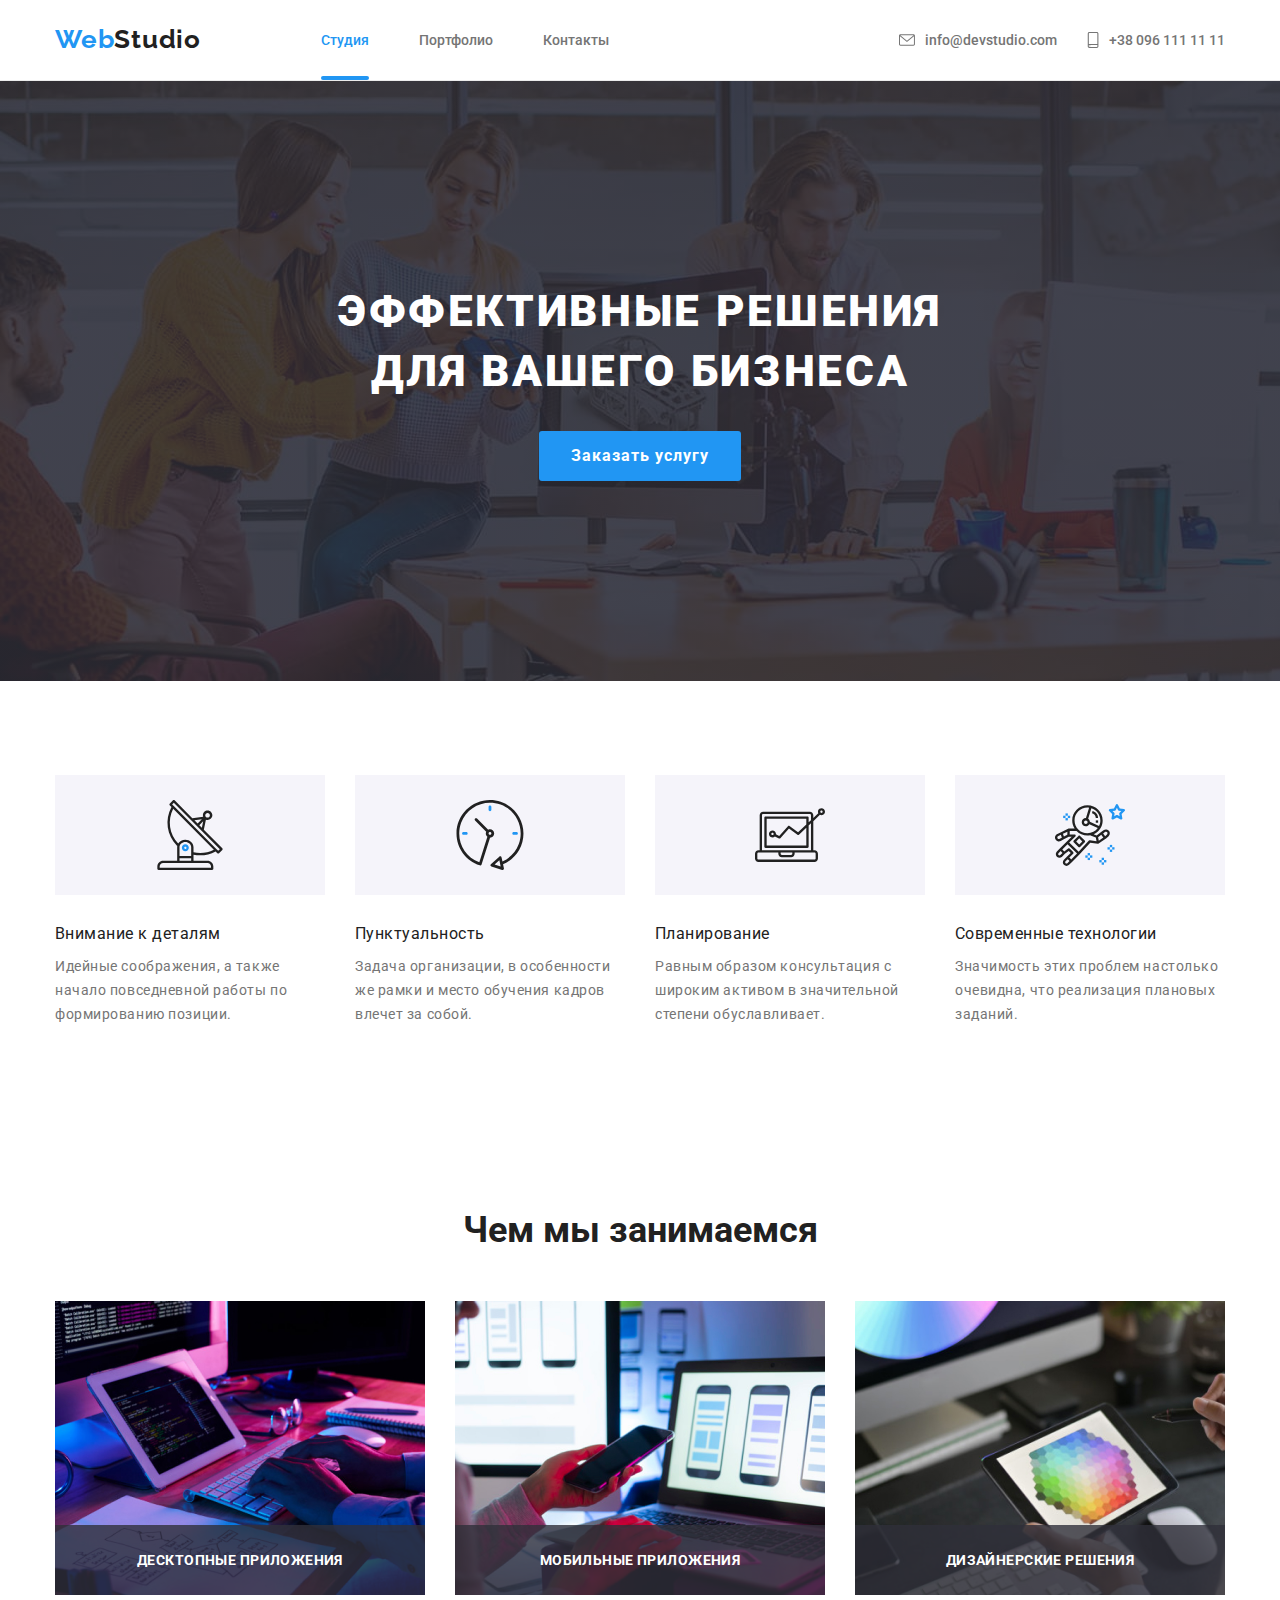
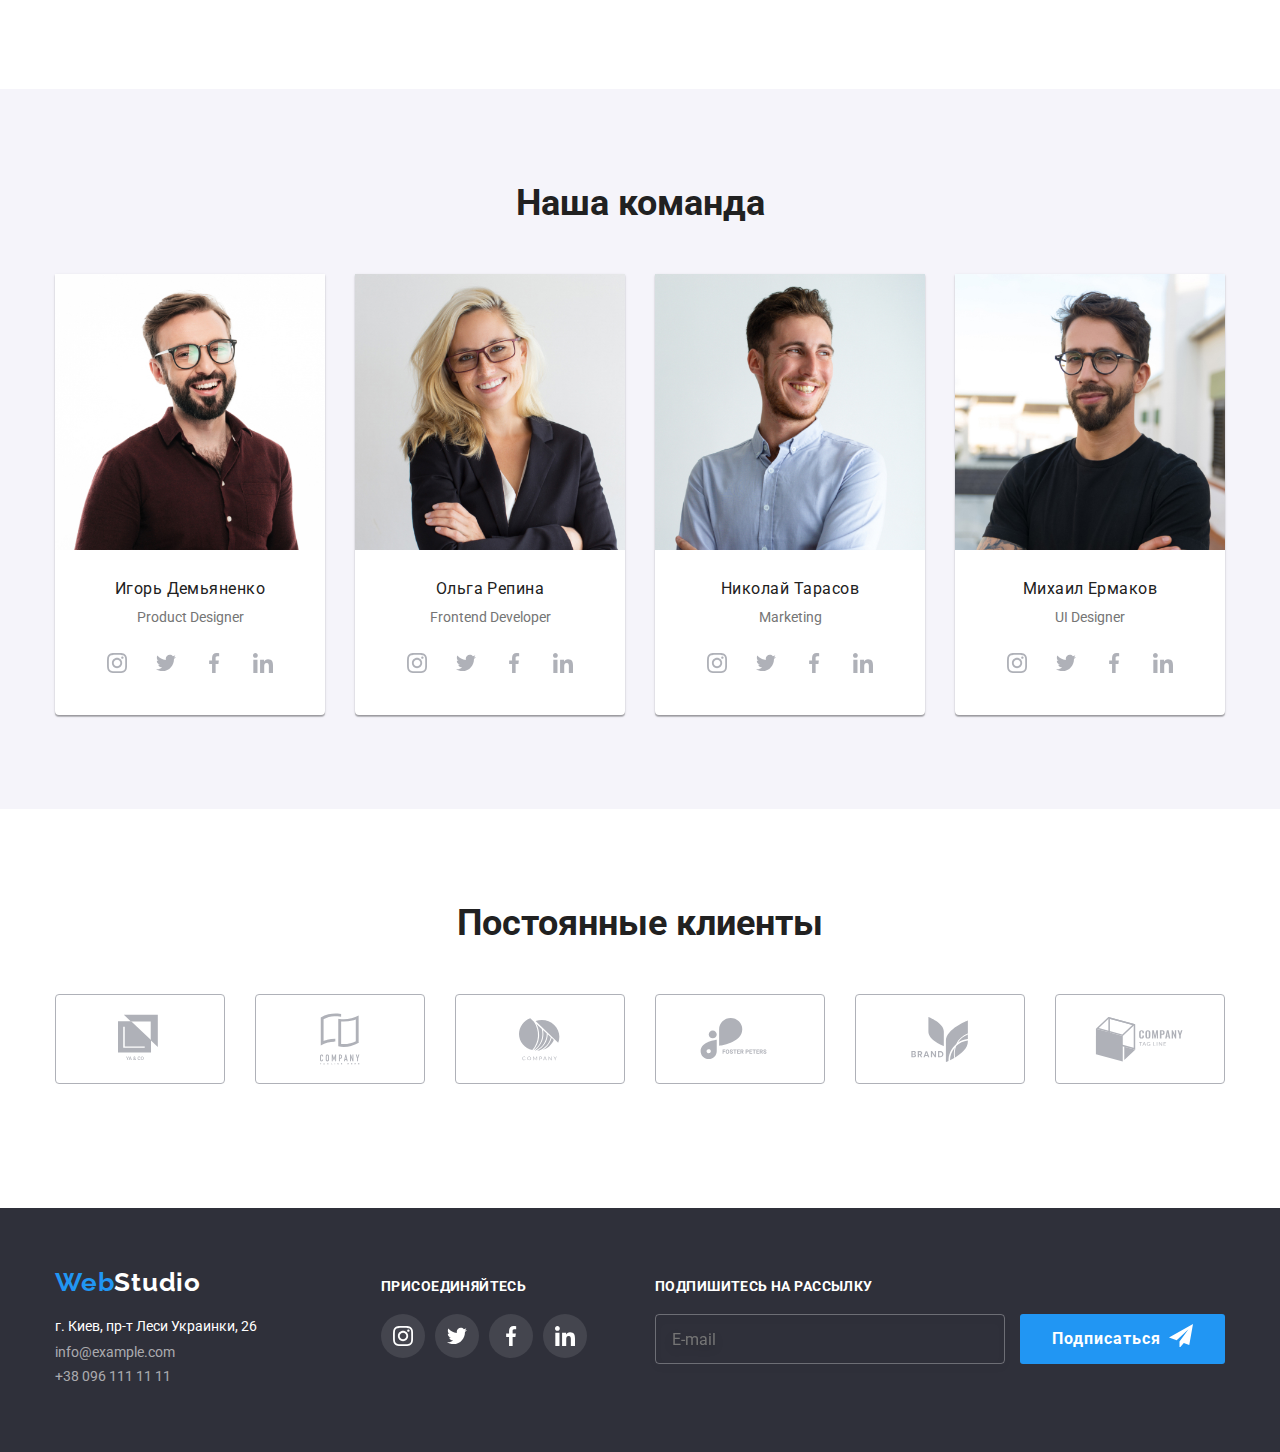
<file: index.html>
<!DOCTYPE html>
<html lang="ru">
  <head>
    <meta charset="UTF-8" />
    <link rel="shortcut icon" href="./images/favicon.png" type="image/png" />
    <meta name="viewport" content="width=device-width, initial-scale=1.0" />
    <title>Web Studio</title>
    <link
      href="https://fonts.googleapis.com/css2?family=Raleway:wght@700&family=Roboto:wght@400;500;700;900&display=swap"
      rel="stylesheet"
    />
    <link
      rel="stylesheet"
      href="https://cdnjs.cloudflare.com/ajax/libs/modern-normalize/0.6.0/modern-normalize.min.css"
    />
    <link rel="stylesheet" href="./css/main.min.css" />
  </head>
  <body>
    <!-- Шапка сайта -->

    <header>
      <div class="container wrapper">
        <a href="./index.html" class="logo"><span>Web</span>Studio</a>

        <button class="burger-button" data-menu-button aria-expanded="false" aria-controls="menu-wrapper">
          <svg width="40" height="40">
            <use class="menu-btn-close" href="./images/sprite1.svg#close-burger"></use>
            <use class="menu-btn-open" href="./images/sprite1.svg#open-burger"></use>
          </svg>
        </button>

        <div class="menu-wrapper" data-menu>
          <nav>
            <ul class="site-nav list">
              <li class="site-nav-item">
                <a href="./index.html" class="link current">Студия</a>
              </li>
              <li class="site-nav-item">
                <a href="./portfolio.html" class="link">Портфолио</a>
              </li>
              <li class="site-nav-item"><a href="" class="link">Контакты</a></li>
            </ul>
          </nav>

          <ul class="auth-nav list">
            <li class="auth-nav-item">
              <a class="adress-link" href="mailto:info@devstudio.com">
                <svg width="16" height="12">
                  <use href="./images/sprite1.svg#icon-imail"></use>
                </svg>
                info@devstudio.com</a
              >
            </li>

            <li class="auth-nav-item">
              <a class="adress-link" href="tel:+380961111111"
                ><svg width="12" height="16">
                  <use href="./images/sprite1.svg#icon-phone"></use>
                </svg>
                +38 096 111 11 11</a
              >
            </li>
          </ul>
        </div>
      </div>
    </header>

    <!-- Первая секция -->

    <main>
      <!-- HEROOOOOO -->
      <section class="hero">
        <div class="hero-content">
          <h1 class="hero-title">Эффективные решения для вашего бизнеса</h1>
          <button class="btn" data-modal-open>Заказать услугу</button>
        </div>
      </section>

      <section class="section ideology">
        <div class="container">
          <h2 hidden>Наша Идеология</h2>
          <ul class="ideology-list">
            <li class="ideology-item antena">
              <h3>Внимание к деталям</h3>
              <p class="ideology-text">
                Идейные соображения, а также начало повседневной работы по формированию позиции.
              </p>
            </li>

            <li class="ideology-item clock">
              <h3>Пунктуальность</h3>
              <p class="ideology-text">
                Задача организации, в особенности же рамки и место обучения кадров влечет за собой.
              </p>
            </li>

            <li class="ideology-item diagramm">
              <h3>Планирование</h3>
              <p class="ideology-text">
                Равным образом консультация с широким активом в значительной степени обуславливает.
              </p>
            </li>

            <li class="ideology-item cosmonaut">
              <h3>Современные технологии</h3>
              <p class="ideology-text">Значимость этих проблем настолько очевидна, что реализация плановых заданий.</p>
            </li>
          </ul>
        </div>
      </section>

      <!-- Вторая секция -->

      <section class="section affair">
        <div class="container">
          <h2 class="section-title">Чем мы занимаемся</h2>
          <ul class="affair-list">
            <li class="affair-lists">
              <picture>
                <source srcset="./images/engage/desktop/affair-@x2-1.jpg 2x" media="(min-width:1200px)" />
                <img src="./images/affair-1.jpg" alt="desktop" width="370" height="294" />
              </picture>

              <p class="app">Десктопные приложения</p>
            </li>

            <li class="affair-lists">
              <picture>
                <source srcset="./images/engage/phone/affair-@x2-2.jpg 2x" media="(min-width:1200px)" />
                <img src="./images/affair-2.jpg" alt="desktop" width="370" height="294" />
              </picture>
              <p class="app">Мобильные приложения</p>
            </li>

            <li class="affair-lists">
              <picture>
                <source srcset="./images/engage/laptops/affair-@x2-3.jpg 2x" media="(min-width:1200px)" />
                <img src="./images/affair-3.jpg" alt="desktop" width="370" height="294" />
              </picture>
              <p class="app">Дизайнерские решения</p>
            </li>
          </ul>
        </div>
      </section>

      <!-- Третья секция -->

      <section class="section team">
        <div class="container">
          <h2 class="section-title">Наша команда</h2>
          <ul class="team">
            <li class="team-list">
              <a href="#">
                <picture>
                  <source
                    srcset="
                      ./images/our-team/desktop/igor/img-desktop-Igor-Demyanenko.jpg 1x,
                      ./img-desktop-@x2-1.jpg                                        2x
                    "
                    media="(min-wdith:1200)"
                  />
                  <source
                    srcset="./images/our-team/laptop/igor/img-laptop-1.jpg 1x, ./img-laptop-@x2-1.jpg 2x"
                    media="(min-wdith:768)"
                  />
                  <source srcset="./images/our-team/mobile/igor/img-mobile-@x2-1.jpg 2x" media="(min-wdith:480)" />
                  <img src="./images/our-team/mobile/igor/img-mobile-1.jpg" alt="" width="450" height="460" />
                </picture>
                <h3>Игорь Демьяненко</h3>
                <p class="team-text">Product Designer</p>
              </a>

              <ul class="social-list">
                <li class="social-list-item">
                  <a class="social-list-link" href="#">
                    <svg class="social-list-icon">
                      <use href="./images/sprite1.svg#icon-instagram"></use>
                    </svg>
                  </a>
                </li>
                <li class="social-list-item">
                  <a class="social-list-link" href="#">
                    <svg class="social-list-icon">
                      <use href="./images/sprite1.svg#icon-twitter"></use>
                    </svg>
                  </a>
                </li>
                <li class="social-list-item">
                  <a class="social-list-link" href="#">
                    <svg class="social-list-icon">
                      <use href="./images/sprite1.svg#icon-facebook"></use>
                    </svg>
                  </a>
                </li>
                <li class="social-list-item">
                  <a class="social-list-link" href="#">
                    <svg class="social-list-icon">
                      <use href="./images/sprite1.svg#icon-linkedin"></use>
                    </svg>
                  </a>
                </li>
              </ul>
            </li>

            <li class="team-list">
              <a href="#">
                <picture>
                  <source
                    srcset="./images/our-team/desktop/olga/img-desktop-Olga-Repina.jpg 1x, ./img-desktop-@x2-2.jpg 2x"
                    media="(min-wdith:1200)"
                  />
                  <source
                    srcset="./images/our-team/laptop/olga/img-laptop-2.jpg 1x, ./img-laptop-@x2-2.jpg 2x"
                    media="(min-wdith:768)"
                  />
                  <source srcset="./images/our-team/mobile/olga/img-mobile-@x2-2.jpg 2x" media="(min-wdith:480)" />
                  <img src="./images/our-team/mobile/olga/img-mobile-2.jpg" alt="" width="450" height="460" />
                </picture>
                <h3>Ольга Репина</h3>
                <p class="team-text">Frontend Developer</p>
              </a>
              <ul class="social-list">
                <li class="social-list-item">
                  <a class="social-list-link" href="#">
                    <svg class="social-list-icon">
                      <use href="./images/sprite1.svg#icon-instagram"></use>
                    </svg>
                  </a>
                </li>
                <li class="social-list-item">
                  <a class="social-list-link" href="#">
                    <svg class="social-list-icon">
                      <use href="./images/sprite1.svg#icon-twitter"></use>
                    </svg>
                  </a>
                </li>
                <li class="social-list-item">
                  <a class="social-list-link" href="#">
                    <svg class="social-list-icon">
                      <use href="./images/sprite1.svg#icon-facebook"></use>
                    </svg>
                  </a>
                </li>
                <li class="social-list-item">
                  <a class="social-list-link" href="#">
                    <svg class="social-list-icon">
                      <use href="./images/sprite1.svg#icon-linkedin"></use>
                    </svg>
                  </a>
                </li>
              </ul>
            </li>

            <li class="team-list">
              <a href="#">
                <picture>
                  <source
                    srcset="
                      ./images/our-team/desktop/nikolay/img-desktop-Nikolay-Tarasov.jpg 1x,
                      ./img-desktop-@x2-3.jpg                                           2x
                    "
                    media="(min-wdith:1200)"
                  />
                  <source
                    srcset="./images/our-team/laptop/nikolay/img-laptop-3.jpg 1x, ./img-laptop-@x2-3.jpg 2x"
                    media="(min-wdith:768)"
                  />
                  <source srcset="./images/our-team/mobile/nikolay/img-mobile-@x2-3.jpg 2x" media="(min-wdith:480)" />
                  <img src="./images/our-team/mobile/nikolay/img-mobile-3.jpg" alt="" width="450" height="460" />
                </picture>
                <h3>Николай Тарасов</h3>
                <p class="team-text">Marketing</p>
              </a>
              <ul class="social-list">
                <li class="social-list-item">
                  <a class="social-list-link" href="#">
                    <svg class="social-list-icon">
                      <use href="./images/sprite1.svg#icon-instagram"></use>
                    </svg>
                  </a>
                </li>
                <li class="social-list-item">
                  <a class="social-list-link" href="#">
                    <svg class="social-list-icon">
                      <use href="./images/sprite1.svg#icon-twitter"></use>
                    </svg>
                  </a>
                </li>
                <li class="social-list-item">
                  <a class="social-list-link" href="#">
                    <svg class="social-list-icon">
                      <use href="./images/sprite1.svg#icon-facebook"></use>
                    </svg>
                  </a>
                </li>
                <li class="social-list-item">
                  <a class="social-list-link" href="#">
                    <svg class="social-list-icon">
                      <use href="./images/sprite1.svg#icon-linkedin"></use>
                    </svg>
                  </a>
                </li>
              </ul>
            </li>

            <li class="team-list">
              <a href="#">
                <picture>
                  <source
                    srcset="
                      ./images/our-team/desktop/mikhail//img-desktop-Mikhail-Ermakov.jpg 1x,
                      ./img-desktop-@x2-4.jpg                                            2x
                    "
                    media="(min-wdith:1200)"
                  />
                  <source
                    srcset="./images/our-team/laptop/mikhail//img-laptop-4.jpg 1x, ./img-laptop-@x2-4.jpg 2x"
                    media="(min-wdith:768)"
                  />
                  <source srcset="./images/our-team/mobile/mikhail/img-mobile-@x2-4.jpg 2x" media="(min-wdith:480)" />
                  <img src="./images/our-team/mobile/mikhail/img-mobile-4.jpg " alt="" width="450" height="460" />
                </picture>
                <h3>Михаил Ермаков</h3>
                <p class="team-text">UI Designer</p>
              </a>
              <ul class="social-list">
                <li class="social-list-item">
                  <a class="social-list-link" href="#">
                    <svg class="social-list-icon">
                      <use href="./images/sprite1.svg#icon-instagram"></use>
                    </svg>
                  </a>
                </li>
                <li class="social-list-item">
                  <a class="social-list-link" href="#">
                    <svg class="social-list-icon">
                      <use href="./images/sprite1.svg#icon-twitter"></use>
                    </svg>
                  </a>
                </li>
                <li class="social-list-item">
                  <a class="social-list-link" href="#">
                    <svg class="social-list-icon">
                      <use href="./images/sprite1.svg#icon-facebook"></use>
                    </svg>
                  </a>
                </li>
                <li class="social-list-item">
                  <a class="social-list-link" href="#">
                    <svg class="social-list-icon">
                      <use href="./images/sprite1.svg#icon-linkedin"></use>
                    </svg>
                  </a>
                </li>
              </ul>
            </li>
          </ul>
        </div>
      </section>

      <!-- Четвертая секиця -->

      <section class="section client">
        <div class="container">
          <h2 class="section-title">Постоянные клиенты</h2>
          <ul class="client-list">
            <li class="client-item">
              <a class="client-list-link" href="">
                <svg style="width: 44px; height: 50px">
                  <use href="./images/sprite1.svg#icon-logo-1"></use>
                </svg>
              </a>
            </li>

            <li class="client-item">
              <a class="client-list-link" href="">
                <svg style="width: 40px; height: 52px">
                  <use href="./images/sprite1.svg#icon-logo-2"></use>
                </svg>
              </a>
            </li>

            <li class="client-item">
              <a class="client-list-link" href="">
                <svg style="width: 41px; height: 43px">
                  <use href="./images/sprite1.svg#icon-logo-3"></use>
                </svg>
              </a>
            </li>

            <li class="client-item">
              <a class="client-list-link" href="">
                <svg style="width: 80px; height: 42px">
                  <use href="./images/sprite1.svg#icon-logo-4"></use>
                </svg>
              </a>
            </li>

            <li class="client-item">
              <a class="client-list-link" href="">
                <svg style="width: 59px; height: 45px">
                  <use href="./images/sprite1.svg#icon-logo-5"></use>
                </svg>
              </a>
            </li>

            <li class="client-item">
              <a class="client-list-link" href="">
                <svg style="width: 89px; height: 45px">
                  <use href="./images/sprite1.svg#icon-logo-6"></use>
                </svg>
              </a>
            </li>
          </ul>
        </div>
      </section>
    </main>

    <!-- Футер -->

    <footer>
      <div class="container">
        <div class="footer-adress">
          <a href="./index.html" class="logo"><span>Web</span>Studio</a>
          <address>
            <p>г. Киев, пр-т Леси Украинки, 26</p>
            <a href="mailto:info@example.com">info@example.com</a>
            <a href="tel:+380961111111">+38 096 111 11 11</a>
          </address>
        </div>

        <div class="footer-link">
          <p class="footer-text">Присоединяйтесь</p>
          <ul class="footer-list">
            <li class="footer-list-item">
              <a href="" class="footer-list-link">
                <svg>
                  <use href="./images/sprite1.svg#icon-instagram"></use>
                </svg>
              </a>
            </li>
            <li class="footer-list-item">
              <a href="" class="footer-list-link">
                <svg>
                  <use href="./images/sprite1.svg#icon-twitter"></use>
                </svg>
              </a>
            </li>
            <li class="footer-list-item">
              <a href="" class="footer-list-link">
                <svg>
                  <use href="./images/sprite1.svg#icon-facebook"></use>
                </svg>
              </a>
            </li>
            <li class="footer-list-item">
              <a href="" class="footer-list-link">
                <svg>
                  <use href="./images/sprite1.svg#icon-linkedin"></use>
                </svg>
              </a>
            </li>
          </ul>
        </div>

        <div class="footer-form">
          <p class="footer-text">Подпишитесь на рассылку</p>
          <form class="form-footer">
            <input type="email" name="user-mail" class="input-user-mail" required placeholder="E-mail" />
            <button type="submit" class="btn telegram">Подписаться</button>
          </form>
        </div>
      </div>
    </footer>

    <div class="backdrop is-hidden" data-modal>
      <div class="form-wrapper">
        <button class="wrapper-close" type="button" data-modal-close></button>
        <p class="form-wrapper-text">Оставьте свои данные, мы вам перезвоним</p>
        <form>
          <div class="modal-form">
            <label for="name">Имя</label>
            <svg class="modal-svg">
              <use href="./images/sprite1.svg#icon-person"></use>
            </svg>
            <input class="modal-input" type="text" name="text-name" placeholder="Андрей Андреевич" id="name" required />
          </div>

          <div class="modal-form">
            <label for="tel">Телефон</label>
            <svg class="modal-svg">
              <use href="./images/sprite1.svg#icon-phones"></use>
            </svg>
            <input class="modal-input" type="tel" name="tel" placeholder="+380639379992" id="tel" required />
          </div>

          <div class="modal-form">
            <label for="email">Почта</label>
            <svg class="modal-svg">
              <use href="./images/sprite1.svg#icon-email"></use>
            </svg>
            <input
              class="modal-input"
              type="email"
              name="email"
              placeholder="web-studio@gmail.com"
              id="email"
              required
            />
          </div>

          <label class="text-area-label" for="texterea">Комментарий</label>
          <textarea class="text-area" name="massage" placeholder="Введите текст" id="texterea"></textarea>
          <div class="checkbox-wrapper">
            <input type="checkbox" class="checkbox-input" value="accept" id="checkbox" required />
            <label class="checkbox-label" for="checkbox">
              Соглашаюсь с рассылкой и принимаю
              <a class="checkbox-link" href="" target="_blank">Условия договора</a>
            </label>
          </div>
          <button type="submit" class="btn">Отправить</button>
        </form>
      </div>
    </div>
    <script src="./js/modal.js"></script>
    <script src="./js/menu.js"></script>
  </body>
</html>
</file>
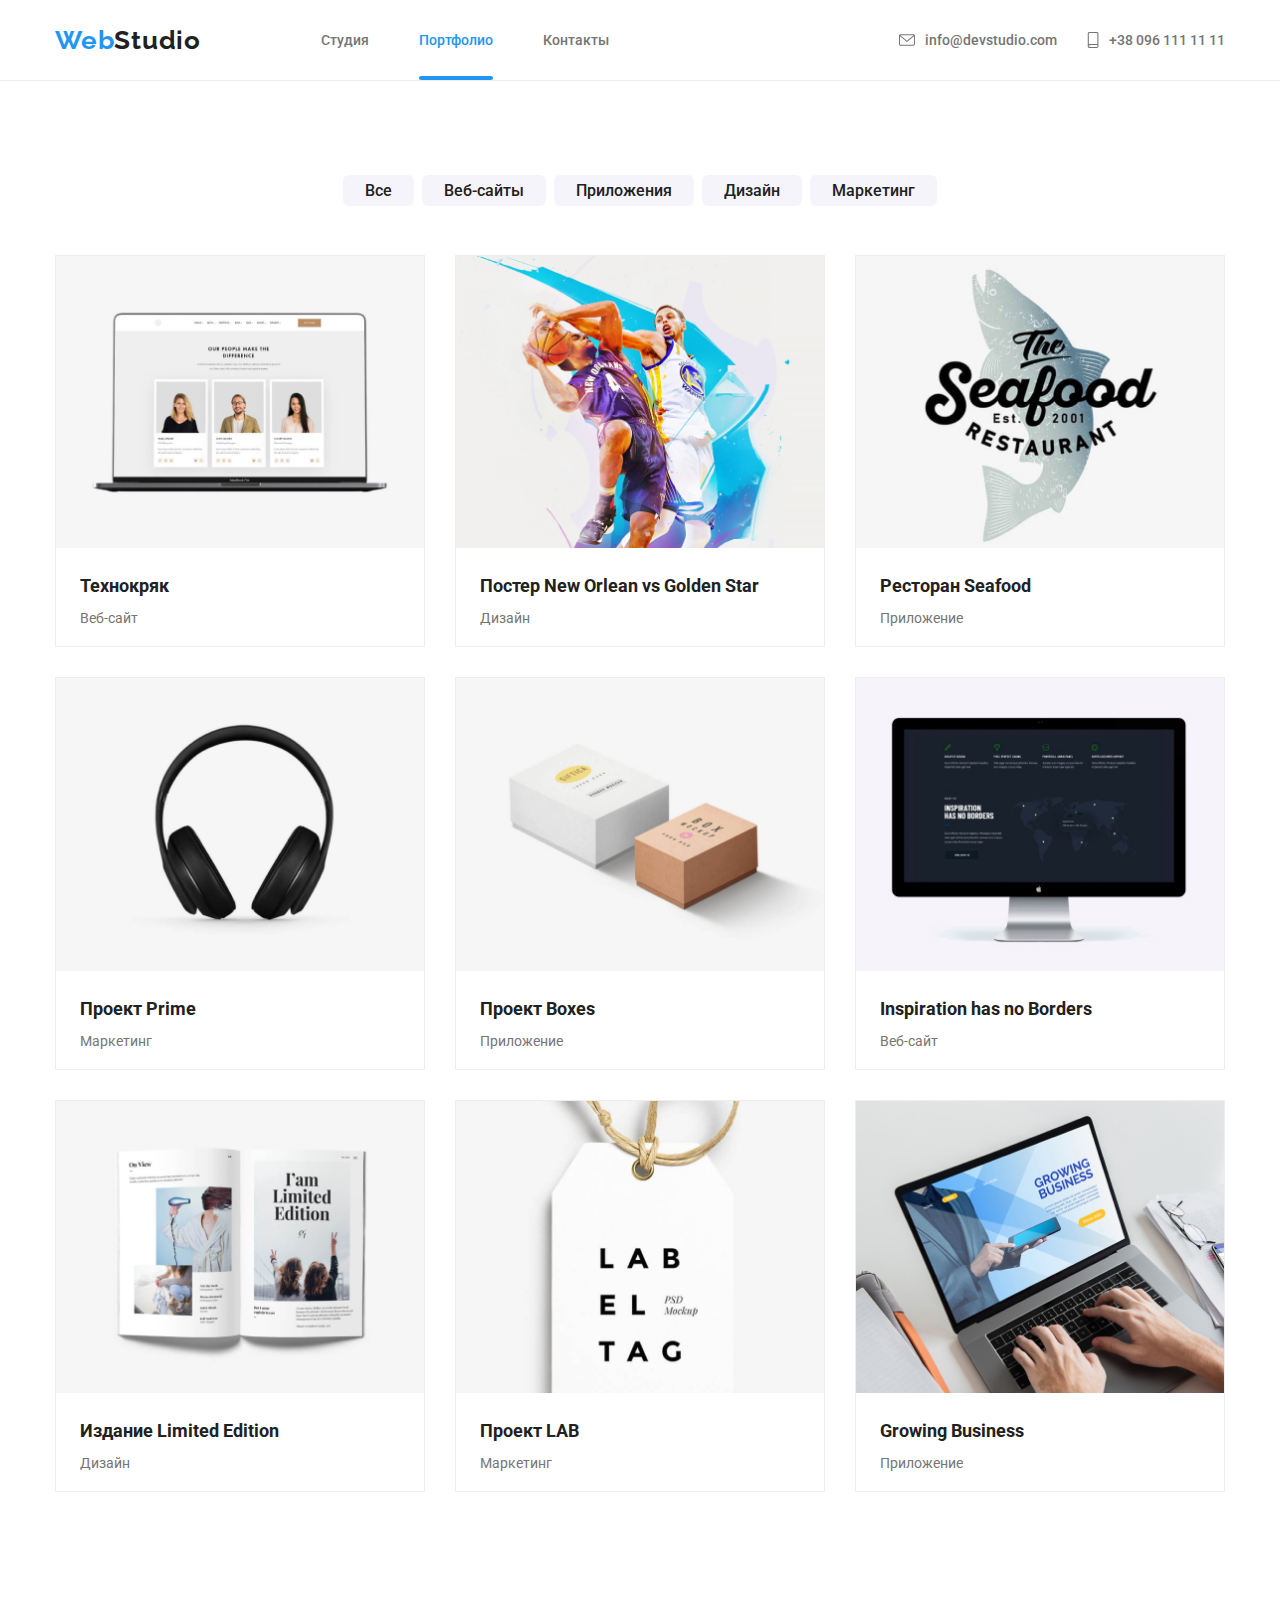
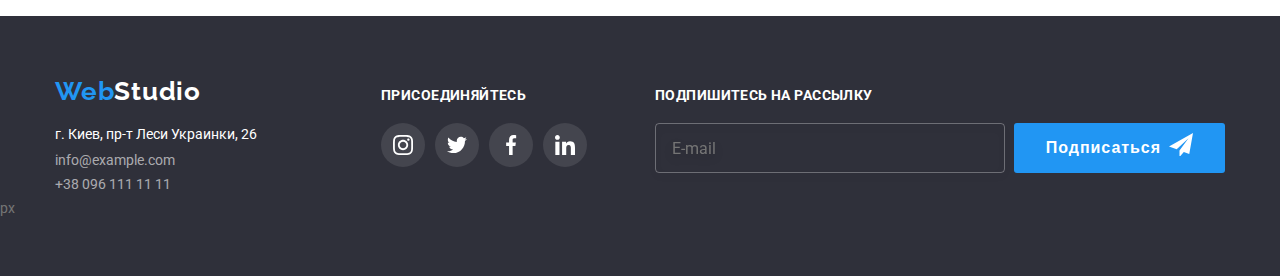
<file: portfolio.html>
<!DOCTYPE html>
<html lang="ru">
  <head>
    <meta charset="UTF-8" />
    <meta name="viewport" content="width=device-width, initial-scale=1.0" />
    <title>Portfolio</title>
    <link
      href="https://fonts.googleapis.com/css2?family=Raleway:wght@700&family=Roboto:wght@400;500;700;900&display=swap"
      rel="stylesheet"
    />
    <link rel="stylesheet" href="./css/portfolio.min.css" />
  </head>
  <body>
    <!-- Шапка сайта -->

    <header>
      <div class="container wrapper">
        <a href="./index.html" class="logo"><span>Web</span>Studio</a>

        <button class="burger-button" data-menu-button aria-expanded="false" aria-controls="menu-wrapper">
          <svg width="40" height="40">
            <use class="menu-btn-close" href="./images/sprite1.svg#close-burger"></use>
            <use class="menu-btn-open" href="./images/sprite1.svg#open-burger"></use>
          </svg>
        </button>

        <div class="menu-wrapper" data-menu>
          <nav>
            <ul class="site-nav list">
              <li class="site-nav-item">
                <a href="./index.html" class="link">Студия</a>
              </li>
              <li class="site-nav-item">
                <a href="./portfolio.html" class="link current">Портфолио</a>
              </li>
              <li class="site-nav-item"><a href="" class="link">Контакты</a></li>
            </ul>
          </nav>

          <ul class="auth-nav list">
            <li class="auth-nav-item">
              <a class="adress-link" href="mailto:info@devstudio.com">
                <svg width="16" height="12">
                  <use href="./images/sprite1.svg#icon-imail"></use>
                </svg>
                info@devstudio.com</a
              >
            </li>

            <li class="auth-nav-item">
              <a class="adress-link" href="tel:+380961111111"
                ><svg width="12" height="16">
                  <use href="./images/sprite1.svg#icon-phone"></use>
                </svg>
                +38 096 111 11 11</a
              >
            </li>
          </ul>
        </div>
      </div>
    </header>
    <!-- Main -->

    <main>
      <section class="portfolio section">
        <div class="container">
          <h1 hidden>Наши работы</h1>
          <ul class="filter">
            <li class="filter-list">
              <button class="btn-filter" type="button">Все</button>
            </li>
            <li class="filter-list">
              <button class="btn-filter" type="button">Веб-сайты</button>
            </li>
            <li class="filter-list">
              <button class="btn-filter" type="button">Приложения</button>
            </li>
            <li class="filter-list">
              <button class="btn-filter" type="button">Дизайн</button>
            </li>
            <li class="filter-list">
              <button class="btn-filter" type="button">Маркетинг</button>
            </li>
          </ul>

          <ul class="work-list">
            <li class="work-list-item">
              <a class="work-link" href="">
                <div class="portfolio-overlay">
                  <picture>
                    <source
                      srcset="
                        ./images/portfolio/desktop/one/img-desktop-1.jpg    1x,
                        ./images/portfolio/desktop/one/img-desktop@x2-1.jpg 2x
                      "
                      media="(min-width:1200px)"
                    />
                    <source
                      srcset="
                        ./images/portfolio/laptop/one/img-laptop-1.jpg    1x,
                        ./images/portfolio/laptop/one/img-laptop@x2-1.jpg 2x
                      "
                      media="(min-width:768px)"
                    />
                    <source srcset="./images/portfolio/mobile/one/img-mobile@x2-1.jpg 2x" media="(min-width:480px)" />
                    <img src="./images/portfolio/mobile/one/img-mobile-1.jpg" alt="" width="450" height="294" />
                  </picture>
                  <div class="overlay">
                    <p class="modal-text">
                      Технокряк это современная площадка распространения коронавируса. Компании используют эту платформу
                      для цифрового шпионажа и атак на защищённые сервера конкурентов.
                    </p>
                  </div>
                </div>

                <div class="portfolio-text">
                  <h2>Технокряк</h2>
                  <p>Веб-сайт</p>
                </div>
              </a>
            </li>

            <li class="work-list-item">
              <a class="work-link" href="">
                <div class="portfolio-overlay">
                  <picture>
                    <source
                      srcset="
                        ./images/portfolio/desktop/two/img-desktop-2.jpg    1x,
                        ./images/portfolio/desktop/two/img-desktop@x2-2.jpg 2x
                      "
                      media="(min-width:1200px)"
                    />
                    <source
                      srcset="
                        ./images/portfolio/laptop/two/img-laptop-2.jpg    1x,
                        ./images/portfolio/laptop/two/img-laptop@x2-2.jpg 2x
                      "
                      media="(min-width:768px)"
                    />
                    <source srcset="./images/portfolio/mobile/two/img-mobile@x2-2.jpg 2x" media="(min-width:480px)" />
                    <img src="./images/portfolio/mobile/two/img-mobile-2.jpg" alt="" width="450" height="294" />
                  </picture>

                  <div class="overlay">
                    <p class="modal-text">
                      Технокряк это современная площадка распространения коронавируса. Компании используют эту платформу
                      для цифрового шпионажа и атак на защищённые сервера конкурентов.
                    </p>
                  </div>
                </div>

                <div class="portfolio-text">
                  <h2>Постер New Orlean vs Golden Star</h2>
                  <p>Дизайн</p>
                </div>
              </a>
            </li>

            <li class="work-list-item">
              <a class="work-link" href="">
                <div class="portfolio-overlay">
                  <picture>
                    <source
                      srcset="
                        ./images/portfolio/desktop/three/img-desktop-3.jpg    1x,
                        ./images/portfolio/desktop/three/img-desktop@x2-3.jpg 2x
                      "
                      media="(min-width:1200px)"
                    />
                    <source
                      srcset="
                        ./images/portfolio/laptop/three/img-laptop-3.jpg    1x,
                        ./images/portfolio/laptop/three/img-laptop@x2-3.jpg 2x
                      "
                      media="(min-width:768px)"
                    />
                    <source srcset="./images/portfolio/mobile/three/img-mobile@x2-3.jpg 2x" media="(min-width:480px)" />
                    <img src="./images/portfolio/mobile/three/img-mobile-3.jpg" alt="" width="450" height="294" />
                  </picture>

                  <div class="overlay">
                    <p class="modal-text">
                      Технокряк это современная площадка распространения коронавируса. Компании используют эту платформу
                      для цифрового шпионажа и атак на защищённые сервера конкурентов.
                    </p>
                  </div>
                </div>

                <div class="portfolio-text">
                  <h2>Ресторан Seafood</h2>
                  <p>Приложение</p>
                </div>
              </a>
            </li>

            <li class="work-list-item">
              <a class="work-link" href="">
                <div class="portfolio-overlay">
                  <picture>
                    <source
                      srcset="
                        ./images/portfolio/desktop/four/img-desktop-4.jpg    1x,
                        ./images/portfolio/desktop/four/img-desktop@x2-4.jpg 2x
                      "
                      media="(min-width:1200px)"
                    />
                    <source
                      srcset="
                        ./images/portfolio/laptop/four/img-laptop-4.jpg    1x,
                        ./images/portfolio/laptop/four/img-laptop@x2-4.jpg 2x
                      "
                      media="(min-width:768px)"
                    />
                    <source srcset="./images/portfolio/mobile/four/img-mobile@x2-4.jpg 2x" media="(min-width:480px)" />
                    <img src="./images/portfolio/mobile/four/img-mobile-4.jpg" alt="" width="450" height="294" />
                  </picture>

                  <div class="overlay">
                    <p class="modal-text">
                      Технокряк это современная площадка распространения коронавируса. Компании используют эту платформу
                      для цифрового шпионажа и атак на защищённые сервера конкурентов.
                    </p>
                  </div>
                </div>

                <div class="portfolio-text">
                  <h2>Проект Prime</h2>
                  <p>Маркетинг</p>
                </div>
              </a>
            </li>

            <li class="work-list-item">
              <a class="work-link" href="">
                <div class="portfolio-overlay">
                  <picture>
                    <source
                      srcset="
                        ./images/portfolio/desktop/five/img-desktop-5.jpg    1x,
                        ./images/portfolio/desktop/five/img-desktop@x2-5.jpg 2x
                      "
                      media="(min-width:1200px)"
                    />
                    <source
                      srcset="
                        ./images/portfolio/laptop/five/img-laptop-5.jpg    1x,
                        ./images/portfolio/laptop/five/img-laptop@x2-5.jpg 2x
                      "
                      media="(min-width:768px)"
                    />
                    <source srcset="./images/portfolio/mobile/five/img-mobile@x2-5.jpg 2x" media="(min-width:480px)" />
                    <img src="./images/portfolio/mobile/five/img-mobile-5.jpg" alt="" width="450" height="294" />
                  </picture>

                  <div class="overlay">
                    <p class="modal-text">
                      Технокряк это современная площадка распространения коронавируса. Компании используют эту платформу
                      для цифрового шпионажа и атак на защищённые сервера конкурентов.
                    </p>
                  </div>
                </div>

                <div class="portfolio-text">
                  <h2>Проект Boxes</h2>
                  <p>Приложение</p>
                </div>
              </a>
            </li>

            <li class="work-list-item">
              <a class="work-link" href="">
                <div class="portfolio-overlay">
                  <picture>
                    <source
                      srcset="
                        ./images/portfolio/desktop/six/img-desktop-6.jpg    1x,
                        ./images/portfolio/desktop/six/img-desktop@x2-6.jpg 2x
                      "
                      media="(min-width:1200px)"
                    />
                    <source
                      srcset="
                        ./images/portfolio/laptop/six/img-laptop-6.jpg    1x,
                        ./images/portfolio/laptop/six/img-laptop@x2-6.jpg 2x
                      "
                      media="(min-width:768px)"
                    />
                    <source srcset="./images/portfolio/mobile/six/img-mobile@x2-6.jpg 2x" media="(min-width:480px)" />
                    <img src="./images/portfolio/mobile/six/img-mobile-6.jpg" alt="" width="450" height="294" />
                  </picture>

                  <div class="overlay">
                    <p class="modal-text">
                      Технокряк это современная площадка распространения коронавируса. Компании используют эту платформу
                      для цифрового шпионажа и атак на защищённые сервера конкурентов.
                    </p>
                  </div>
                </div>

                <div class="portfolio-text">
                  <h2>Inspiration has no Borders</h2>
                  <p>Веб-сайт</p>
                </div>
              </a>
            </li>

            <li class="work-list-item">
              <a class="work-link" href="">
                <div class="portfolio-overlay">
                  <picture>
                    <source
                      srcset="
                        ./images/portfolio/desktop/seven/img-desktop-7.jpg    1x,
                        ./images/portfolio/desktop/seven/img-desktop@x2-7.jpg 2x
                      "
                      media="(min-width:1200px)"
                    />
                    <source
                      srcset="
                        ./images/portfolio/laptop/seven/img-laptop-7.jpg    1x,
                        ./images/portfolio/laptop/seven/img-laptop@x2-7.jpg 2x
                      "
                      media="(min-width:768px)"
                    />
                    <source srcset="./images/portfolio/mobile/seven/img-mobile@x2-7.jpg 2x" media="(min-width:480px)" />
                    <img src="./images/portfolio/mobile/seven/img-mobile-7.jpg" alt="" width="450" height="294" />
                  </picture>

                  <div class="overlay">
                    <p class="modal-text">
                      Технокряк это современная площадка распространения коронавируса. Компании используют эту платформу
                      для цифрового шпионажа и атак на защищённые сервера конкурентов.
                    </p>
                  </div>
                </div>

                <div class="portfolio-text">
                  <h2>Издание Limited Edition</h2>
                  <p>Дизайн</p>
                </div>
              </a>
            </li>

            <li class="work-list-item">
              <a class="work-link" href="">
                <div class="portfolio-overlay">
                  <picture>
                    <source
                      srcset="
                        ./images/portfolio/desktop/eight/img-desktop-8.jpg    1x,
                        ./images/portfolio/desktop/eight/img-desktop@x2-8.jpg 2x
                      "
                      media="(min-width:1200px)"
                    />
                    <source
                      srcset="
                        ./images/portfolio/laptop/eight/img-laptop-8.jpg    1x,
                        ./images/portfolio/laptop/eight/img-laptop@x2-8.jpg 2x
                      "
                      media="(min-width:768px)"
                    />
                    <source srcset="./images/portfolio/mobile/eight/img-mobile@x2-8.jpg 2x" media="(min-width:480px)" />
                    <img src="./images/portfolio/mobile/eight/img-mobile-8.jpg" alt="" width="450" height="294" />
                  </picture>

                  <div class="overlay">
                    <p class="modal-text">
                      Технокряк это современная площадка распространения коронавируса. Компании используют эту платформу
                      для цифрового шпионажа и атак на защищённые сервера конкурентов.
                    </p>
                  </div>
                </div>

                <div class="portfolio-text">
                  <h2>Проект LAB</h2>
                  <p>Маркетинг</p>
                </div>
              </a>
            </li>

            <li class="work-list-item">
              <a class="work-link" href="">
                <div class="portfolio-overlay">
                  <picture>
                    <source
                      srcset="
                        ./images/portfolio/desktop/nine/img-desktop-9.jpg    1x,
                        ./images/portfolio/desktop/nine/img-desktop@x2-9.jpg 2x
                      "
                      media="(min-width:1200px)"
                    />
                    <source
                      srcset="
                        ./images/portfolio/laptop/nine/img-laptop-9.jpg    1x,
                        ./images/portfolio/laptop/nine/img-laptop@x2-9.jpg 2x
                      "
                      media="(min-width:768px)"
                    />
                    <source srcset="./images/portfolio/mobile/nine/img-mobile@x2-9.jpg 2x" media="(min-width:480px)" />
                    <img src="./images/portfolio/mobile/nine/img-mobile-9.jpg" alt="" width="450" height="294" />
                  </picture>

                  <div class="overlay">
                    <p class="modal-text">
                      Технокряк это современная площадка распространения коронавируса. Компании используют эту платформу
                      для цифрового шпионажа и атак на защищённые сервера конкурентов.
                    </p>
                  </div>
                </div>

                <div class="portfolio-text">
                  <h2>Growing Business</h2>
                  <p>Приложение</p>
                </div>
              </a>
            </li>
          </ul>
        </div>
      </section>
    </main>

    <!-- Footer -->
    <footer>
      <div class="container">
        <div class="footer-adress">
          <a href="./index.html" class="logo"><span>Web</span>Studio</a>
          <address>
            <p>г. Киев, пр-т Леси Украинки, 26</p>
            <a href="mailto:info@example.com">info@example.com</a>
            <a href="tel:+380961111111">+38 096 111 11 11</a>
          </address>
        </div>

        <div class="footer-link">
          <p class="footer-text">Присоединяйтесь</p>
          <ul class="footer-list">
            <li class="fooler-list-item">
              <a href="" class="footer-list-link">
                <svg>
                  <use href="./images/sprite1.svg#icon-instagram"></use>
                </svg>
              </a>
            </li>
            <li class="fooler-list-item">
              <a href="" class="footer-list-link">
                <svg>
                  <use href="./images/sprite1.svg#icon-twitter"></use>
                </svg>
              </a>
            </li>
            <li class="fooler-list-item">
              <a href="" class="footer-list-link">
                <svg>
                  <use href="./images/sprite1.svg#icon-facebook"></use>
                </svg>
              </a>
            </li>
            <li class="fooler-list-item">
              <a href="" class="footer-list-link">
                <svg>
                  <use href="./images/sprite1.svg#icon-linkedin"></use>
                </svg>
              </a>
            </li>
          </ul>
        </div>

        <div class="footer-form">
          <p class="footer-text">Подпишитесь на рассылку</p>
          <form class="form-footer">
            <input type="email" name="user-mail" class="input-user-mail" required placeholder="E-mail" />
            <button type="submit" class="btn telegram">Подписаться</button>
          </form>
        </div>
      </div>
      px
    </footer>

    <div class="backdrop is-hidden" data-modal>
      <div class="form-wrapper">
        <button type="button" data-modal-close></button>
      </div>
    </div>

    <script src="./js/menu.js"></script>
  </body>
</html>
</file>
<file: css/main.min.css>
body{background-color:#fff;color:#757575;font-size:14px;font-family:'Roboto', sans-serif;margin:0;padding:0}img{display:block;max-width:100%;height:auto}html{box-sizing:border-box}*,*::after,*::before{box-sizing:inherit}h1,h2,h3,h4,ul,p{list-style:none;padding:0;margin:0}h3{font-size:16px;letter-spacing:0.03em;font-weight:400;margin-top:30px;margin-bottom:10px;color:#212121;text-align:center}a{text-decoration:none}.section{padding-top:94px;padding-bottom:94px}.section-title{text-align:center;font-size:36px;margin-bottom:50px}.wrapper{display:flex;align-items:center}.section-title{color:#212121}@media screen and (max-width: 767px){.section{padding-top:60px;padding-bottom:60px}.menu-wrapper{display:none;position:absolute;top:95px;left:0;background-color:#ffffff;width:100%;flex-direction:column;align-items:center}.menu-wrapper.is-open{display:block;display:flex;z-index:20}.auth-nav.list{margin-left:0;margin-top:5px;padding-bottom:60px}.site-nav-item{margin-bottom:40px;text-align:center;margin-right:0}.auth-nav-item:not(:last-child){margin-bottom:16px}}@media screen and (min-width: 768px){.menu-wrapper{display:block}}@media screen and (min-width: 768px){.wrapper{justify-content:space-between}.menu-wrapper{display:flex}.site-nav{display:flex}.auth-nav.list{margin-left:84px}.site-nav-item{margin-right:50px}}@media screen and (min-width: 1200px){.auth-nav{display:flex}.auth-nav-item:not(:last-child){margin-right:30px}.auth-nav.list{margin-left:40px}nav{margin-right:250px}}.container{width:100%;padding-left:15px;padding-right:15px}@media screen and (min-width: 480px){.container{width:480px;margin:0 auto}}@media screen and (min-width: 768px){.container{width:768px;margin:0 auto}}@media screen and (min-width: 1200px){.container{width:1200px;margin:0 auto}}header{background-color:#fff;padding:25px 0;border-bottom:1px solid #ECECEC}.logo{margin-right:93px;font-family:Raleway;font-weight:bold;font-size:26px;letter-spacing:0.03em;color:#fff}header .logo{color:#212121;font-family:Raleway;font-weight:bold;font-size:26px}.logo span{color:#2196F3}@media screen and (max-width: 767px){header .logo{margin-right:auto}}nav{display:flex;align-items:center}.site-nav a{color:#212121;font-size:14px;font-weight:500}.site-nav-item a{position:relative;padding-bottom:34px}.site-nav.link:hover,.site-nav.link:focus{color:#2196F3}.site-nav li{display:block}.site-nav li:last-child{margin-right:0}.site-nav .current{color:#2196F3}.current::after{position:absolute;content:"";width:100%;height:4px;background-color:#2196F3;border-radius:2px;position:absolute;left:0;bottom:0}.list a{color:#757575;transition:all 0.25s cubic-bezier(0.4, 0, 0.2, 1)}.list a:hover,.list a:focus{color:#2196F3}@media screen and (max-width: 767px){.site-nav-item a{padding-bottom:8px}}@media screen and (min-width: 768px) and (max-width: 1199px){.site-nav-item a{padding-bottom:44px}}@media screen and (min-width: 1200px){.site-nav-item a{padding-bottom:32px}}.form-wrapper{position:absolute;top:121px;left:50%;transform:translateX(-50%);width:100%;background-color:#fff;padding:40px;border-radius:4px;box-shadow:0px 1px 3px rgba(0,0,0,0.12),0px 1px 1px rgba(0,0,0,0.14),0px 2px 1px rgba(0,0,0,0.2);animation:animate125 3000ms}.form-wrapper-text{text-align:center;margin-bottom:20px;font-style:normal;font-weight:bold;font-size:20px;color:#212121}.modal-svg{position:absolute;top:49%;left:0;width:18px;height:18px;margin-left:12px}.text-area{border:1px solid rgba(33,33,33,0.2);border-radius:4px;font-size:14px;width:100%;height:120px;resize:none;padding-top:15px;padding-left:12px;margin-top:4px;outline:none}.text-area::placeholder{color:rgba(117,117,117,0.5)}.backdrop{z-index:101;position:fixed;width:100%;height:100%;background-color:rgba(0,0,0,0.2);top:0;left:0;transition:opacity 0.5s cubic-bezier(0.075, 0.82, 0.165, 1)}.is-hidden{opacity:0;visibility:hidden}.wrapper-close{position:absolute;top:10px;right:10px;background-image:url(../images/close.svg);width:18px;height:18px;border:none;border-radius:50%;cursor:pointer;box-shadow:0 5px 10px 0 #ccc;background-color:transparent}@media screen and (max-width: 480px){.text-area{height:80px}}@media screen and (max-width: 767px){.form-wrapper{top:0px}.checkbox-label{display:-webkit-box}.checkbox-label::before{display:inline-block}}@media screen and (min-width: 480px) and (max-width: 1199px){.checkbox-label{font-size:12px;display:flex;align-items:center}}@media screen and (min-width: 1200px){.form-wrapper{width:450px}}.modal-input{border:1px solid rgba(33,33,33,0.2);border-radius:4px;width:100%;height:40px;padding-left:32px;margin-top:4px;outline:none}.modal-form{position:relative;margin-bottom:10px;color:#757575;font-size:12px}.modal-form:hover .modal-svg,.modal-form:focus-within .modal-svg{fill:#2196F3;transition:0.25s cubic-bezier(0.4, 0, 0.2, 1)}.modal-form:hover .modal-input,.modal-form:focus-within .modal-input{border-color:#2196F3;transition:0.25s cubic-bezier(0.4, 0, 0.2, 1)}.checkbox-wrapper{display:flex;align-items:center;margin-top:30px;margin-bottom:20px}.check-label{margin-bottom:15px}.checkbox-input{width:30px;height:30px;position:absolute;width:1px;height:1px;margin:-1px;border:0;padding:0;clip:rect(0 0 0 0);overflow:hidden}.checkbox-input:checked+.checkbox-label::before{background-image:url("../images/mark.svg");background-color:#2196F3;background-repeat:no-repeat;background-position:center}.checkbox-label::before{display:block;content:"";width:16px;height:15px;background:#FFFFFF;border:1px solid #212121;border-radius:4px;margin-right:8px;align-items:center;font-size:10px;text-align:center}.checkbox-link{color:#2196F3;text-decoration:underline;margin-left:3px}.input-user-mail{font-family:Roboto;font-style:normal;font-weight:normal;font-size:16px;width:358px;height:50px;padding-left:16px;padding-top:15px;padding-bottom:15px;color:rgba(255,255,255,0.6);border:1px solid rgba(255,255,255,0.3);box-sizing:border-box;filter:drop-shadow(0px 4px 4px rgba(0,0,0,0.15));border-radius:4px;background-color:transparent;outline:none}.footer-btn-form{font-style:normal;font-weight:normal;display:flex;align-items:center;box-shadow:0px 4px 4px rgba(0,0,0,0.15);border-radius:4px;font-weight:bold;width:200px;margin-left:12px;font-size:16px;padding-top:10px;padding-bottom:6px;padding-left:36px;background-color:#2196F3;color:#fff;border:none;box-shadow:0px 4px 4px rgba(0,0,0,0.15);border-radius:4px;transition:all 0.25s cubic-bezier(0.4, 0, 0.2, 1);outline:none}.footer-btn-form:hover,.footer-btn-form:focus{background-color:rgba(255,255,255,0.1)}.telegram::after{display:inline-block;content:"";height:23px;width:24px;margin-left:8px;background-image:url(../images/telegram.svg);background-repeat:no-repeat}@media screen and (min-width: 1200px){.checkbox-label{font-size:12px;align-items:center}}.adress-link{font-weight:500;display:flex;align-items:center}.adress-link svg{fill:currentColor;margin-right:10px}.adress-link:hover svg{fill:currentColor}@media screen and (max-width: 1199px){.adress-link{margin-bottom:10px}}.hero{background-image:linear-gradient(rgba(47,48,58,0.4), rgba(47,48,58,0.4)),url(../images/header-mobile.jpg);background-repeat:no-repeat;text-align:center;background-position:center, center;margin:0 auto;background-size:cover}.hero-content{padding-top:200px;padding-bottom:200px;max-width:696px;margin:0 auto}.hero-title{margin-bottom:30px;color:#fff;font-family:Roboto;font-weight:900;font-size:44px;line-height:1.367;letter-spacing:0.06em;text-transform:uppercase}@media screen and (min-device-pixrl-rotation: 2), screen and (min-resolution: 192dpi), screen and (min-resolution: 2dppx), screen and (min-width: 480px){.hero{background-image:linear-gradient(rgba(47,48,58,0.4), rgba(47,48,58,0.4)),url(../images/header-img/mobile/header-mobile@x2.jpg)}}@media screen and (min-width: 768px){.hero{background-image:linear-gradient(rgba(47,48,58,0.4), rgba(47,48,58,0.4)),url(../images/header-img/laptop/header-laptop.jpg)}}@media screen and (min-width: 768px) and (min-device-pixrl-rotation: 2), screen and (min-width: 768px) and (min-resolution: 192dpi), screen and (min-width: 768px) and (min-resolution: 2dppx){.hero{background-image:linear-gradient(rgba(47,48,58,0.4), rgba(47,48,58,0.4)),url(../images/header-img/laptop/header-laptop@x2.jpg)}}@media screen and (max-width: 1199px){.hero-title{font-size:26px;font-weight:600}.hero-content{padding-top:118px;padding-bottom:118px}}@media screen and (min-width: 1200px){.hero{background-image:linear-gradient(rgba(47,48,58,0.8), rgba(47,48,58,0.8)),url(../images/header-img.jpg);max-width:1600px}}@media screen and (min-width: 1200px) and (min-device-pixrl-rotation: 2), screen and (min-width: 1200px) and (min-resolution: 192dpi), screen and (min-width: 1200px) and (min-resolution: 2dppx){.hero{background-image:linear-gradient(rgba(47,48,58,0.8), rgba(47,48,58,0.8)),url(../images/header-img/desktop/header-desktop@x2.jpg)}}@media screen and (min-width: 1200px){-title{font-size:42px}}.btn{display:flex;justify-content:center;min-width:200px;border:none;border-radius:3px;padding:10px 32px;margin-left:auto;margin-right:auto;font-weight:700;font-size:16px;line-height:1.875;letter-spacing:0.06em;color:#fff;background-color:#2196F3;outline:none;transition:all 0.25s cubic-bezier(0.165, 0.84, 0.44, 1)}.btn:hover,.btn:focus{transform:scale(1.1)}.btn-filter{color:#212121;background-color:#f5f4fa;font-family:Roboto;font-weight:500;font-size:16px;padding:6px 22px;border-radius:6px;border:none;transition:all 0.25s cubic-bezier(0.4, 0, 0.2, 1)}.btn-filter:hover,.btn-filter:focus{color:#fff;background-color:#2196F3;box-shadow:0px 3px 1px rgba(0,0,0,0.1),0px 1px 2px rgba(0,0,0,0.08),0px 2px 2px rgba(0,0,0,0.12)}.burger-button{position:relative;z-index:100;border:none;background-color:transparent}.menu-btn-close{display:none}.burger-button.is-open .menu-btn-close{display:block}.burger-button.is-open .menu-btn-open{display:none}@media screen and (min-width: 767px){.burger-button{display:none}}@media screen and (min-width: 1200px){.telegram{margin-right:0}}.affair{display:none}@media screen and (min-width: 1200px){.affair-list{display:flex}.affair-lists{position:relative;width:370px;margin-right:30px;text-align:center}.affair-lists:last-child{margin-right:0}.app{position:absolute;text-align:center;width:100%;left:0;bottom:0;font-weight:700;font-size:14px;color:#fff;letter-spacing:0.03em;text-transform:uppercase;background-color:rgba(47,48,58,0.8);padding-top:27px;padding-bottom:27px}.affair{display:block}}.ideology{padding-bottom:60px}.ideology-text{font-weight:normal;line-height:1.715em;letter-spacing:0.04em}.ideology-item:last-child{margin-right:0px}.ideology-item::before{display:block;content:"";height:120px;background-color:#F5F4FA;background-repeat:no-repeat;background-position:center}.antena::before{background-image:url(../images/antenna.svg)}.clock::before{background-image:url(../images/clock.svg)}.diagramm::before{background-image:url(../images/diagramm.svg)}.cosmonaut::before{background-image:url(../images/astronaut.svg)}.ideology-item:not(:last-child){margin-bottom:30px}@media screen and (min-width: 480px){.ideology-item h3{text-align:center}}@media screen and (min-width: 768px){.ideology-list{display:flex;flex-wrap:wrap}.ideology-item{width:calc((100% - 30px * 1)/ 2)}.ideology-item:not(:nth-child(even)){margin-right:30px}}@media screen and (min-width: 1200px){.ideology-item{width:270px}.ideology-item:not(:last-child){margin-right:30px}.ideology-item h3{text-align:start}}.team{background-color:#f5f4fa}.team-list{width:100%;text-align:center;box-shadow:0px 1px 3px rgba(0,0,0,0.12),0px 1px 1px rgba(0,0,0,0.14),0px 2px 1px rgba(0,0,0,0.2);border-radius:0px 0px 4px 4px;background-color:#fff}@media screen and (min-width: 1200px){.team-list{width:270px}}.team-list:last-child{margin-right:0}.team-text{color:#757575;margin-bottom:16px}.social-list{display:flex;width:190px;margin:0 auto;justify-content:space-between}@media screen and (max-width: 767px){.team-list{padding-bottom:15px}.team-list:not(:last-child){margin-bottom:30px}}@media screen and (min-width: 768px){.team{display:flex;flex-wrap:wrap}.team-list{padding-bottom:15px;width:calc((100% - 30px * 1)/ 2)}.team-list:not(:nth-child(even)){margin-right:30px}}.team-list:nth-child(-n+2){margin-bottom:30px}@media screen and (min-width: 1200px){.team{display:flex}.team-list{width:270px;margin-right:30px;text-align:center;box-shadow:0px 1px 3px rgba(0,0,0,0.12),0px 1px 1px rgba(0,0,0,0.14),0px 2px 1px rgba(0,0,0,0.2);border-radius:0px 0px 4px 4px;padding-bottom:30px}.team-list:nth-child(-n+2){margin-bottom:0px}}.social-list-link{display:flex;align-items:center;justify-content:center;padding:0;border:0;width:44px;height:44px;border-radius:50%;transition:all 0.25s cubic-bezier(0.4, 0, 0.2, 1)}.social-list-link:hover{fill:#fff;background-color:#2196F3}.social-list-icon{width:20px;height:20px;fill:#afb1b8}.social-list-icon:hover{fill:#fff}.social-list-item:hover .social-list-icon{fill:#fff}.client-list-link{display:flex;justify-content:center;align-items:center;border:1px solid #AFB1B8;border-radius:4px;height:90px;width:100%;transition:all 0.25s cubic-bezier(0.4, 0, 0.2, 1)}.client-list-link:hover,.client-list-link:focus{border-color:#2196F3}.client-list-link svg{fill:#AFB1B8;transition:fill 0.25s cubic-bezier(0.4, 0, 0.2, 1)}.client-list-link:hover svg,.client-list-link:focus svg{fill:#2196F3}.client-list{display:flex;flex-wrap:wrap;justify-content:space-evenly}.client-item{width:calc((100% - 30px * 1) / 2);margin-bottom:30px}.client-item:not(:nth-last-child(-n+2)){margin-bottom:30px}@media screen and (min-width: 768px){.client-item{width:calc((100% - 30px * 2) / 3);margin-bottom:30px;margin-right:30px}.client-item:nth-child(3){margin-right:0}.client-item:nth-child(6){margin-right:0}.client-list-link{width:226px}}@media screen and (min-width: 1200px){.client-item{width:calc((100% - 30px * 5) / 6);margin-right:30px}.client-item:nth-child(3){margin-right:30px}.client-list-link{width:170px}}address a{margin-bottom:8px;display:block;font-style:normal;color:rgba(255,255,255,0.6)}address p{color:#fff;font-style:normal;margin-bottom:10px}.footer-text{color:#fff;font-family:Roboto;font-style:normal;font-weight:bold;font-size:14px;letter-spacing:0.03em;text-transform:uppercase;margin-bottom:20px}footer{background-color:#2f303a;padding-top:60px;padding-bottom:60px}footer .container{align-items:center;align-items:baseline}.footer-adress address{margin-top:20px;width:270px}.footer-list svg{width:20px;height:20px}.footer-list{display:flex;width:206px;justify-content:space-between}.footer-list-link{display:flex;align-items:center;justify-content:center;padding:0;border:0;width:44px;height:44px;border-radius:50%;background-color:rgba(255,255,255,0.1);transition:all 0.25s cubic-bezier(0.4, 0, 0.2, 1)}.footer-list-link svg{fill:#fff}.footer-list-link:hover,.footer-list-link:focus{background-color:#2196F3}@media screen and (max-width: 767px){footer{text-align:center}.footer-link{margin:0 auto;width:206px;margin-bottom:60px;margin-top:60px}.logo{margin:0;font-size:24px}address{width:100%;margin:0 auto}.input-user-mail{width:100%;margin-bottom:20px}}@media screen and (min-width: 768px) and (max-width: 1199px){footer .container{display:flex;justify-content:space-around;flex-wrap:wrap}.footer-link .footer-text{text-align:center}.footer-text{text-align:center}.logo{margin-right:0}}@media screen and (min-width: 768px) and (max-width: 1199px){.input-user-mail{margin-bottom:20px;width:450px}.footer-adress{margin-bottom:60px;text-align:center}}@media screen and (min-width: 1200px){footer .container{display:flex}.footer-adress{width:231px;margin-right:auto}.footer-link{width:206px;margin-right:68px}.form-footer{width:570px;display:flex}.input-user-mail{width:350px}}
/*# sourceMappingURL=main.min.css.map */
</file>
<file: css/portfolio.min.css>
body{background-color:#fff;color:#757575;font-size:14px;font-family:'Roboto', sans-serif;margin:0;padding:0}img{display:block;max-width:100%;height:auto}html{box-sizing:border-box}*,*::after,*::before{box-sizing:inherit}h1,h2,h3,h4,ul,p{list-style:none;padding:0;margin:0}h3{font-size:16px;letter-spacing:0.03em;font-weight:400;margin-top:30px;margin-bottom:10px;color:#212121;text-align:center}a{text-decoration:none}.section{padding-top:94px;padding-bottom:94px}.section-title{text-align:center;font-size:36px;margin-bottom:50px}.wrapper{display:flex;align-items:center}.section-title{color:#212121}@media screen and (max-width: 767px){.section{padding-top:60px;padding-bottom:60px}.menu-wrapper{display:none;position:absolute;top:95px;left:0;background-color:#ffffff;width:100%;flex-direction:column;align-items:center}.menu-wrapper.is-open{display:block;display:flex;z-index:20}.auth-nav.list{margin-left:0;margin-top:5px;padding-bottom:60px}.site-nav-item{margin-bottom:40px;text-align:center;margin-right:0}.auth-nav-item:not(:last-child){margin-bottom:16px}}@media screen and (min-width: 768px){.menu-wrapper{display:block}}@media screen and (min-width: 768px){.wrapper{justify-content:space-between}.menu-wrapper{display:flex}.site-nav{display:flex}.auth-nav.list{margin-left:84px}.site-nav-item{margin-right:50px}}@media screen and (min-width: 1200px){.auth-nav{display:flex}.auth-nav-item:not(:last-child){margin-right:30px}.auth-nav.list{margin-left:40px}nav{margin-right:250px}}.container{width:100%;padding-left:15px;padding-right:15px}@media screen and (min-width: 480px){.container{width:480px;margin:0 auto}}@media screen and (min-width: 768px){.container{width:768px;margin:0 auto}}@media screen and (min-width: 1200px){.container{width:1200px;margin:0 auto}}header{background-color:#fff;padding:25px 0;border-bottom:1px solid #ECECEC}.logo{margin-right:93px;font-family:Raleway;font-weight:bold;font-size:26px;letter-spacing:0.03em;color:#fff}header .logo{color:#212121;font-family:Raleway;font-weight:bold;font-size:26px}.logo span{color:#2196F3}@media screen and (max-width: 767px){header .logo{margin-right:auto}}nav{display:flex;align-items:center}.site-nav a{color:#212121;font-size:14px;font-weight:500}.site-nav-item a{position:relative;padding-bottom:34px}.site-nav.link:hover,.site-nav.link:focus{color:#2196F3}.site-nav li{display:block}.site-nav li:last-child{margin-right:0}.site-nav .current{color:#2196F3}.current::after{position:absolute;content:"";width:100%;height:4px;background-color:#2196F3;border-radius:2px;position:absolute;left:0;bottom:0}.list a{color:#757575;transition:all 0.25s cubic-bezier(0.4, 0, 0.2, 1)}.list a:hover,.list a:focus{color:#2196F3}@media screen and (max-width: 767px){.site-nav-item a{padding-bottom:8px}}@media screen and (min-width: 768px) and (max-width: 1199px){.site-nav-item a{padding-bottom:44px}}@media screen and (min-width: 1200px){.site-nav-item a{padding-bottom:32px}}.adress-link{font-weight:500;display:flex;align-items:center}.adress-link svg{fill:currentColor;margin-right:10px}.adress-link:hover svg{fill:currentColor}@media screen and (max-width: 1199px){.adress-link{margin-bottom:10px}}.form-wrapper{position:absolute;top:121px;left:50%;transform:translateX(-50%);width:100%;background-color:#fff;padding:40px;border-radius:4px;box-shadow:0px 1px 3px rgba(0,0,0,0.12),0px 1px 1px rgba(0,0,0,0.14),0px 2px 1px rgba(0,0,0,0.2);animation:animate125 3000ms}.form-wrapper-text{text-align:center;margin-bottom:20px;font-style:normal;font-weight:bold;font-size:20px;color:#212121}.modal-svg{position:absolute;top:49%;left:0;width:18px;height:18px;margin-left:12px}.text-area{border:1px solid rgba(33,33,33,0.2);border-radius:4px;font-size:14px;width:100%;height:120px;resize:none;padding-top:15px;padding-left:12px;margin-top:4px;outline:none}.text-area::placeholder{color:rgba(117,117,117,0.5)}.backdrop{z-index:101;position:fixed;width:100%;height:100%;background-color:rgba(0,0,0,0.2);top:0;left:0;transition:opacity 0.5s cubic-bezier(0.075, 0.82, 0.165, 1)}.is-hidden{opacity:0;visibility:hidden}.wrapper-close{position:absolute;top:10px;right:10px;background-image:url(../images/close.svg);width:18px;height:18px;border:none;border-radius:50%;cursor:pointer;box-shadow:0 5px 10px 0 #ccc;background-color:transparent}@media screen and (max-width: 480px){.text-area{height:80px}}@media screen and (max-width: 767px){.form-wrapper{top:0px}.checkbox-label{display:-webkit-box}.checkbox-label::before{display:inline-block}}@media screen and (min-width: 480px) and (max-width: 1199px){.checkbox-label{font-size:12px;display:flex;align-items:center}}@media screen and (min-width: 1200px){.form-wrapper{width:450px}}.modal-input{border:1px solid rgba(33,33,33,0.2);border-radius:4px;width:100%;height:40px;padding-left:32px;margin-top:4px;outline:none}.modal-form{position:relative;margin-bottom:10px;color:#757575;font-size:12px}.modal-form:hover .modal-svg,.modal-form:focus-within .modal-svg{fill:#2196F3;transition:0.25s cubic-bezier(0.4, 0, 0.2, 1)}.modal-form:hover .modal-input,.modal-form:focus-within .modal-input{border-color:#2196F3;transition:0.25s cubic-bezier(0.4, 0, 0.2, 1)}.checkbox-wrapper{display:flex;align-items:center;margin-top:30px;margin-bottom:20px}.check-label{margin-bottom:15px}.checkbox-input{width:30px;height:30px;position:absolute;width:1px;height:1px;margin:-1px;border:0;padding:0;clip:rect(0 0 0 0);overflow:hidden}.checkbox-input:checked+.checkbox-label::before{background-image:url("../images/mark.svg");background-color:#2196F3;background-repeat:no-repeat;background-position:center}.checkbox-label::before{display:block;content:"";width:16px;height:15px;background:#FFFFFF;border:1px solid #212121;border-radius:4px;margin-right:8px;align-items:center;font-size:10px;text-align:center}.checkbox-link{color:#2196F3;text-decoration:underline;margin-left:3px}.input-user-mail{font-family:Roboto;font-style:normal;font-weight:normal;font-size:16px;width:358px;height:50px;padding-left:16px;padding-top:15px;padding-bottom:15px;color:rgba(255,255,255,0.6);border:1px solid rgba(255,255,255,0.3);box-sizing:border-box;filter:drop-shadow(0px 4px 4px rgba(0,0,0,0.15));border-radius:4px;background-color:transparent;outline:none}.footer-btn-form{font-style:normal;font-weight:normal;display:flex;align-items:center;box-shadow:0px 4px 4px rgba(0,0,0,0.15);border-radius:4px;font-weight:bold;width:200px;margin-left:12px;font-size:16px;padding-top:10px;padding-bottom:6px;padding-left:36px;background-color:#2196F3;color:#fff;border:none;box-shadow:0px 4px 4px rgba(0,0,0,0.15);border-radius:4px;transition:all 0.25s cubic-bezier(0.4, 0, 0.2, 1);outline:none}.footer-btn-form:hover,.footer-btn-form:focus{background-color:rgba(255,255,255,0.1)}.telegram::after{display:inline-block;content:"";height:23px;width:24px;margin-left:8px;background-image:url(../images/telegram.svg);background-repeat:no-repeat}@media screen and (min-width: 1200px){.checkbox-label{font-size:12px;align-items:center}}.filter{display:flex;margin-bottom:34px;flex-wrap:wrap;justify-content:start}.filter-list:not(:last-child){margin-right:8px}.filter-list:not(:nth-child(n+4)){margin-bottom:15px}.work-link{display:inline-block;transition:all 0.25s cubic-bezier(0.4, 0, 0.2, 1)}.work-link:hover .overlay{opacity:1;visibility:visible}.work-list{display:flex;flex-wrap:wrap}.work-list h2{color:#212121;font-size:18px}.modal-text{color:#fff}.portfolio-text{padding-left:24px;padding-right:24px;padding-top:20px;padding-bottom:20px;color:#757575}.portfolio-text p{margin-top:6px}.portfolio-text h2{margin-bottom:4px;line-height:2}.work-list-item{width:100%;border:1px solid #EEEEEE;transition:all 0.25s cubic-bezier(0.4, 0, 0.2, 1)}.work-list-item:hover,.work-list-item:focus{box-shadow:0px 1px 1px rgba(0,0,0,0.12),0px 4px 4px rgba(0,0,0,0.06),1px 4px 6px rgba(0,0,0,0.16)}.work-list-item:not(:last-child){margin-bottom:30px}.portfolio-overlay{position:relative;overflow:hidden}.portfolio-overlay:hover .overlay{transform:translateY(0%)}.overlay{font-size:18px;line-height:1.55;letter-spacing:0.03em;padding-top:63px;padding-right:24px;padding-bottom:63px;padding-left:24px;position:absolute;top:0;left:0;width:100%;height:100%;background-color:rgba(33,150,243,0.9);box-shadow:0px 1px 1px rgba(0,0,0,0.12),0px 4px 4px rgba(0,0,0,0.06),1px 4px 6px rgba(0,0,0,0.16);opacity:0;visibility:hidden;transform:translateY(25%);transition:all 0.75s cubic-bezier(0.4, 0, 0.2, 1)}@media screen and (min-width: 768px) and (max-width: 1199px){.filter{justify-content:center}.work-list{display:flex;flex-wrap:wrap}.work-list-item{width:calc((100% - 30px * 1)/ 2)}.work-list-item:not(:nth-child(even)){margin-right:30px}}.work-list-item:nth-child(-n+2){margin-bottom:30px}@media screen and (min-width: 1200px){.work-list-item{width:370px;border:1px solid #EEEEEE;transition:all 0.25s cubic-bezier(0.4, 0, 0.2, 1)}.work-list-item:hover,.work-list-item:focus{box-shadow:0px 1px 1px rgba(0,0,0,0.12),0px 4px 4px rgba(0,0,0,0.06),1px 4px 6px rgba(0,0,0,0.16)}.work-list-item:not(:nth-child(3n)){margin-right:30px}.work-list-item:not(:nth-child(-n+3)){margin-bottom:30px}.filter{display:flex;justify-content:center}}.btn{display:flex;justify-content:center;min-width:200px;border:none;border-radius:3px;padding:10px 32px;margin-left:auto;margin-right:auto;font-weight:700;font-size:16px;line-height:1.875;letter-spacing:0.06em;color:#fff;background-color:#2196F3;outline:none;transition:all 0.25s cubic-bezier(0.165, 0.84, 0.44, 1)}.btn:hover,.btn:focus{transform:scale(1.1)}.btn-filter{color:#212121;background-color:#f5f4fa;font-family:Roboto;font-weight:500;font-size:16px;padding:6px 22px;border-radius:6px;border:none;transition:all 0.25s cubic-bezier(0.4, 0, 0.2, 1)}.btn-filter:hover,.btn-filter:focus{color:#fff;background-color:#2196F3;box-shadow:0px 3px 1px rgba(0,0,0,0.1),0px 1px 2px rgba(0,0,0,0.08),0px 2px 2px rgba(0,0,0,0.12)}.burger-button{position:relative;z-index:100;border:none;background-color:transparent}.menu-btn-close{display:none}.burger-button.is-open .menu-btn-close{display:block}.burger-button.is-open .menu-btn-open{display:none}@media screen and (min-width: 767px){.burger-button{display:none}}@media screen and (min-width: 1200px){.telegram{margin-right:0}}address a{margin-bottom:8px;display:block;font-style:normal;color:rgba(255,255,255,0.6)}address p{color:#fff;font-style:normal;margin-bottom:10px}.footer-text{color:#fff;font-family:Roboto;font-style:normal;font-weight:bold;font-size:14px;letter-spacing:0.03em;text-transform:uppercase;margin-bottom:20px}footer{background-color:#2f303a;padding-top:60px;padding-bottom:60px}footer .container{align-items:center;align-items:baseline}.footer-adress address{margin-top:20px;width:270px}.footer-list svg{width:20px;height:20px}.footer-list{display:flex;width:206px;justify-content:space-between}.footer-list-link{display:flex;align-items:center;justify-content:center;padding:0;border:0;width:44px;height:44px;border-radius:50%;background-color:rgba(255,255,255,0.1);transition:all 0.25s cubic-bezier(0.4, 0, 0.2, 1)}.footer-list-link svg{fill:#fff}.footer-list-link:hover,.footer-list-link:focus{background-color:#2196F3}@media screen and (max-width: 767px){footer{text-align:center}.footer-link{margin:0 auto;width:206px;margin-bottom:60px;margin-top:60px}.logo{margin:0;font-size:24px}address{width:100%;margin:0 auto}.input-user-mail{width:100%;margin-bottom:20px}}@media screen and (min-width: 768px) and (max-width: 1199px){footer .container{display:flex;justify-content:space-around;flex-wrap:wrap}.footer-link .footer-text{text-align:center}.footer-text{text-align:center}.logo{margin-right:0}}@media screen and (min-width: 768px) and (max-width: 1199px){.input-user-mail{margin-bottom:20px;width:450px}.footer-adress{margin-bottom:60px;text-align:center}}@media screen and (min-width: 1200px){footer .container{display:flex}.footer-adress{width:231px;margin-right:auto}.footer-link{width:206px;margin-right:68px}.form-footer{width:570px;display:flex}.input-user-mail{width:350px}}
/*# sourceMappingURL=portfolio.min.css.map */
</file>
